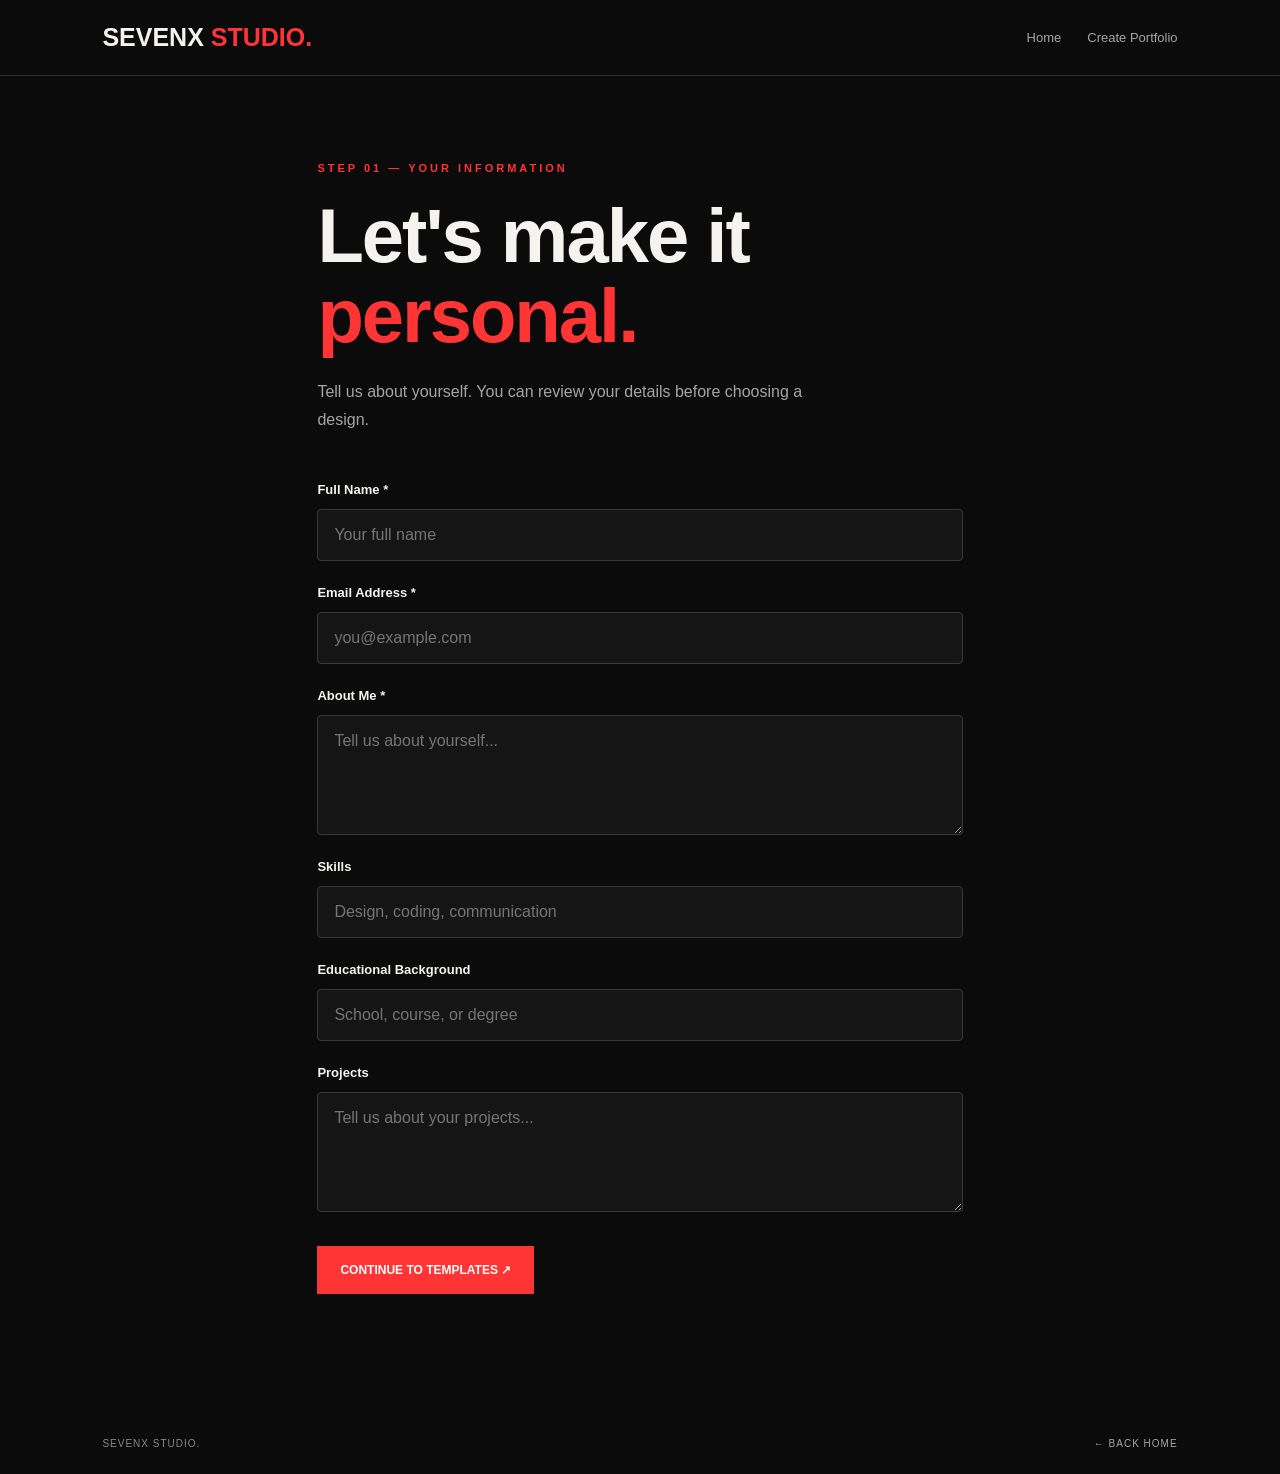
<file: create.html>
<!DOCTYPE html>
<html lang="en">
<head>
  <meta charset="UTF-8">
  <meta name="viewport" content="width=device-width, initial-scale=1.0">
  <title>Create Portfolio — SEVENX STUDIO</title>
  <link rel="stylesheet" href="style.css">
</head>
<body>
  <header class="navbar">
    <a class="logo" href="index.html">SEVENX <span>STUDIO.</span></a>
    <nav>
      <a href="index.html">Home</a>
      <a href="create.html">Create Portfolio</a>
    </nav>
  </header>

  <main class="create-page">
    <p class="eyebrow">STEP 01 — YOUR INFORMATION</p>
    <h1>Let's make it<br><span>personal.</span></h1>
    <p class="intro">Tell us about yourself. You can review your details before choosing a design.</p>

    <form id="portfolioForm" class="portfolio-form">
      <label for="fullName">Full Name *</label>
      <input id="fullName" name="fullName" placeholder="Your full name" required>

      <label for="email">Email Address *</label>
      <input id="email" name="email" type="email" placeholder="you@example.com" required>

      <label for="about">About Me *</label>
      <textarea id="about" name="about" placeholder="Tell us about yourself..." required></textarea>

      <label for="skills">Skills</label>
      <input id="skills" name="skills" placeholder="Design, coding, communication">

      <label for="education">Educational Background</label>
      <input id="education" name="education" placeholder="School, course, or degree">

      <label for="projects">Projects</label>
      <textarea id="projects" name="projects" placeholder="Tell us about your projects..."></textarea>

      <button type="submit">CONTINUE TO TEMPLATES ↗</button>
      <p id="formMessage" aria-live="polite"></p>
    </form>
  </main>

  <footer>
    <span>SEVENX STUDIO.</span>
    <a href="index.html">← BACK HOME</a>
  </footer>

  <script>
    document.getElementById("portfolioForm").addEventListener("submit", function(event) {
      event.preventDefault();

      const data = Object.fromEntries(new FormData(this).entries());
      localStorage.setItem("sevenxPortfolio", JSON.stringify(data));

      window.location.href = "templates.html";
    });
  </script>
</body>
</html>
</file>
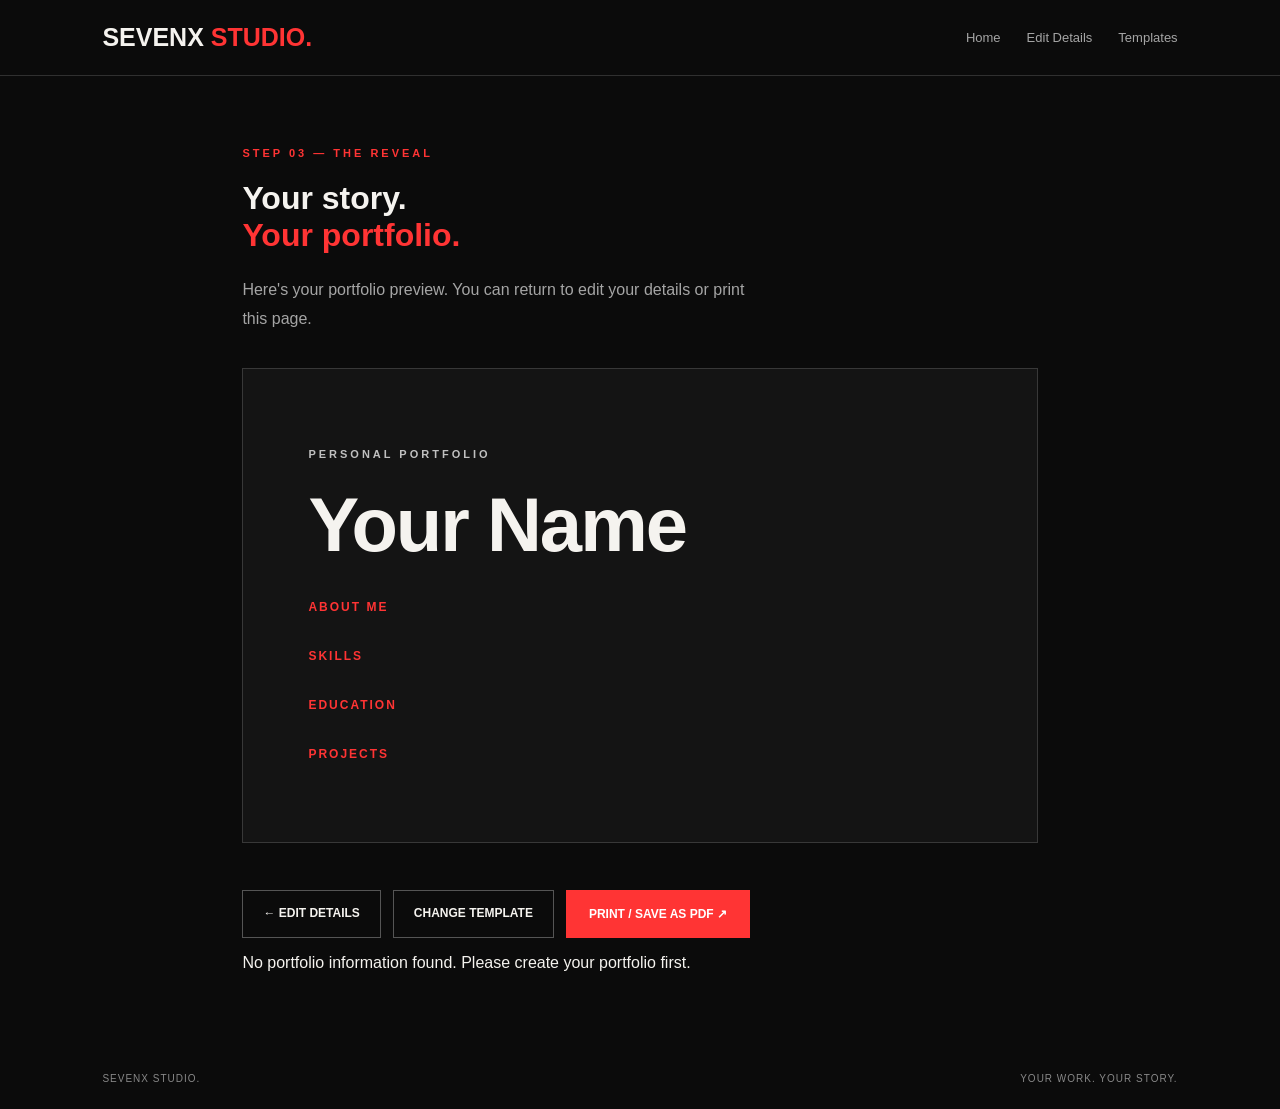
<file: preview.html>
<!DOCTYPE html>
<html lang="en">
<head>
  <meta charset="UTF-8">
  <meta name="viewport" content="width=device-width, initial-scale=1.0">
  <title>Portfolio Preview — SEVENX STUDIO</title>
  <link rel="stylesheet" href="style.css">

  <style>
    .preview-page {
      max-width: 1000px;
      margin: auto;
      padding: 60px 8%;
    }

    .portfolio-output {
      margin-top: 35px;
      padding: clamp(25px, 6vw, 65px);
      background: #141414;
      border: 1px solid #383838;
      overflow-wrap: anywhere;
    }

    .portfolio-output h1 {
      font-size: clamp(38px, 7vw, 76px);
      line-height: 1.05;
      letter-spacing: -2px;
      margin: 20px 0;
    }

    .portfolio-output h2 {
      color: #ff3434;
      font-size: 12px;
      letter-spacing: 2px;
      margin-top: 35px;
    }

    .portfolio-output p {
      color: #c0c0c0;
      line-height: 1.8;
      white-space: pre-wrap;
    }

    .portfolio-output[data-template="simple"] {
      background: #111;
      border-color: #777;
      border-radius: 0;
    }

    .portfolio-output[data-template="modern"] {
      background: linear-gradient(135deg, #251010, #101010 65%);
      border-color: #ff3434;
      border-radius: 16px;
    }

    .portfolio-output[data-template="creative"] {
      background: #190909;
      border: 2px dashed #ff3434;
      border-radius: 0 40px 0 40px;
    }

    .preview-actions {
      display: flex;
      flex-wrap: wrap;
      gap: 12px;
      margin-top: 25px;
    }

    .secondary-btn {
      display: inline-block;
      padding: 15px 20px;
      margin-top: 22px;
      border: 1px solid #555;
      color: #f5f3ef;
      text-decoration: none;
      font-size: 12px;
      font-weight: bold;
    }

    .secondary-btn:hover {
      border-color: #ff3434;
      color: #ff3434;
    }

    @media print {
      .navbar, footer, .eyebrow, .intro,
      .preview-actions, .preview-actions * {
        display: none !important;
      }

      body, .portfolio-output {
        color: #111;
        background: white !important;
        border-color: #ddd !important;
      }

      .portfolio-output p { color: #333; }
      .portfolio-output h2 { color: #b00000; }
    }
  </style>
</head>
<body>
  <header class="navbar">
    <a class="logo" href="index.html">SEVENX <span>STUDIO.</span></a>
    <nav>
      <a href="index.html">Home</a>
      <a href="create.html">Edit Details</a>
      <a href="templates.html">Templates</a>
    </nav>
  </header>

  <main class="preview-page">
    <p class="eyebrow">STEP 03 — THE REVEAL</p>
    <h1>Your story.<br><span style="color:#ff3434">Your portfolio.</span></h1>
    <p class="intro">Here's your portfolio preview. You can return to edit your details or print this page.</p>

    <article class="portfolio-output" id="portfolioOutput">
      <p class="eyebrow">PERSONAL PORTFOLIO</p>
      <h1 id="outputName">Your Name</h1>
      <p id="outputEmail"></p>

      <h2>ABOUT ME</h2>
      <p id="outputAbout"></p>

      <h2>SKILLS</h2>
      <p id="outputSkills"></p>

      <h2>EDUCATION</h2>
      <p id="outputEducation"></p>

      <h2>PROJECTS</h2>
      <p id="outputProjects"></p>
    </article>

    <div class="preview-actions">
      <a class="secondary-btn" href="create.html">← EDIT DETAILS</a>
      <a class="secondary-btn" href="templates.html">CHANGE TEMPLATE</a>
      <button id="printButton" type="button">PRINT / SAVE AS PDF ↗</button>
    </div>

    <p id="previewMessage" aria-live="polite"></p>
  </main>

  <footer>
    <span>SEVENX STUDIO.</span>
    <span>YOUR WORK. YOUR STORY.</span>
  </footer>

  <script>
    const savedPortfolio = JSON.parse(
      localStorage.getItem("sevenxPortfolio") || "null"
    );

    if (savedPortfolio && savedPortfolio.fullName) {
      document.getElementById("outputName").textContent =
        savedPortfolio.fullName;
      document.getElementById("outputEmail").textContent =
        savedPortfolio.email || "";
      document.getElementById("outputAbout").textContent =
        savedPortfolio.about || "";
      document.getElementById("outputSkills").textContent =
        savedPortfolio.skills || "Not provided";
      document.getElementById("outputEducation").textContent =
        savedPortfolio.education || "Not provided";
      document.getElementById("outputProjects").textContent =
        savedPortfolio.projects || "Not provided";

      document.getElementById("portfolioOutput").dataset.template =
        savedPortfolio.template || "simple";
    } else {
      document.getElementById("previewMessage").textContent =
        "No portfolio information found. Please create your portfolio first.";
    }

    document.getElementById("printButton").addEventListener("click", () => {
      window.print();
    });
  </script>
</body>
</html>
</file>
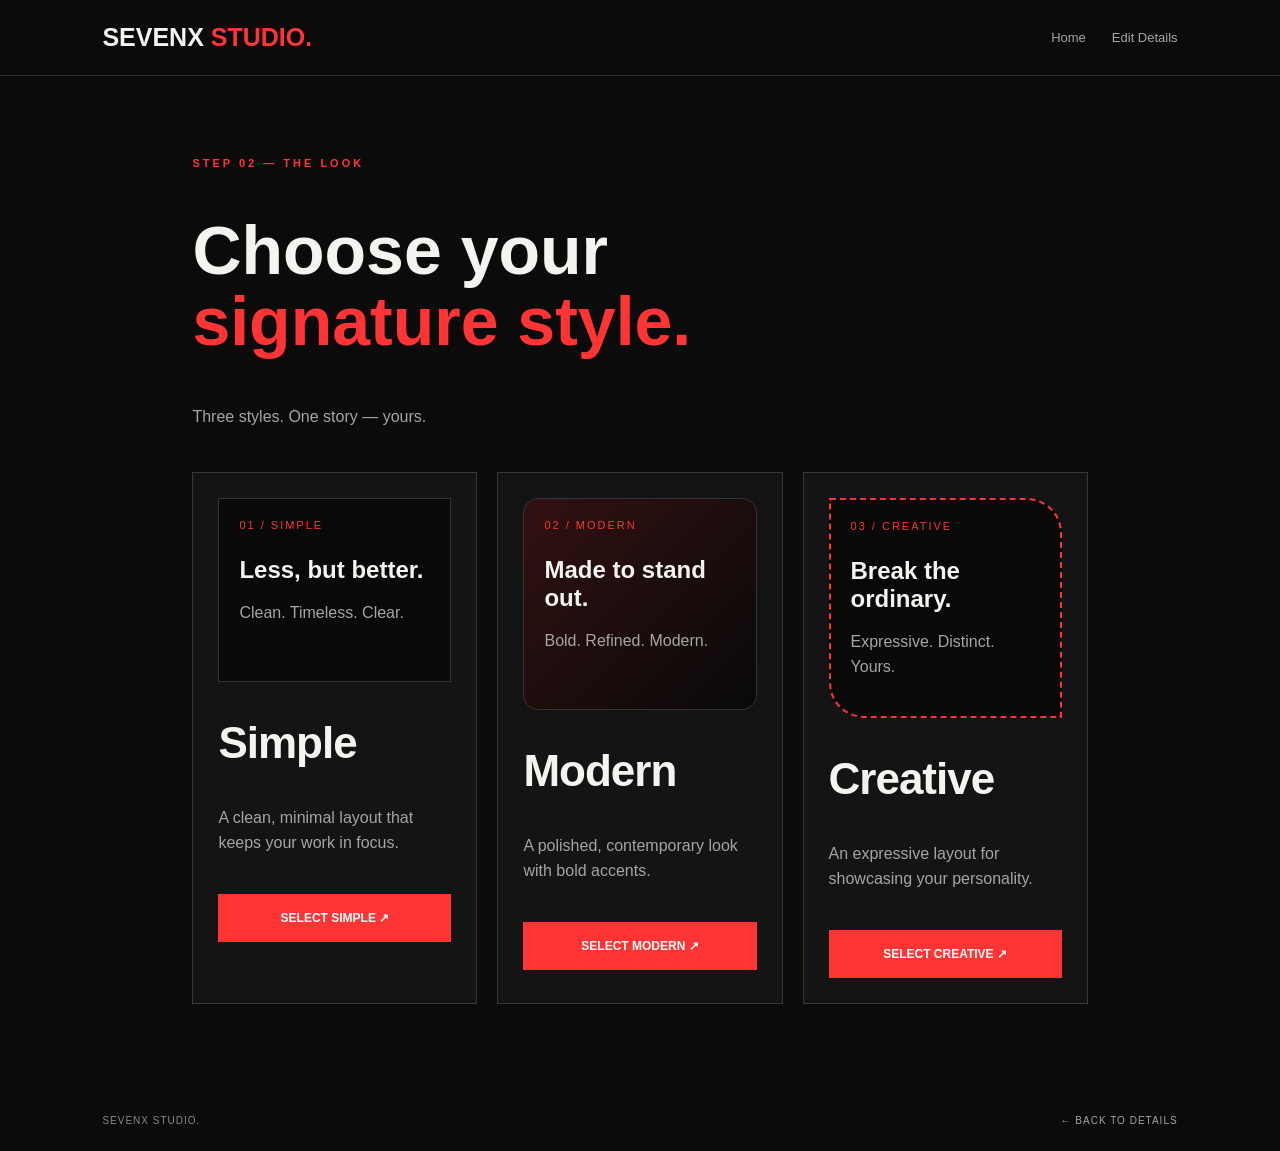
<file: templates.html>
<!DOCTYPE html>
<html lang="en">
<head>
  <meta charset="UTF-8">
  <meta name="viewport" content="width=device-width, initial-scale=1.0">
  <title>Choose Your Template — SEVENX STUDIO</title>
  <link rel="stylesheet" href="style.css">
  <style>
    .templates-page {
      max-width: 1100px;
      margin: auto;
      padding: 70px 8%;
    }

    .templates-page h1 {
      font-size: clamp(42px, 6vw, 68px);
      line-height: 1.05;
    }

    .templates-page h1 span { color: var(--red); }

    .template-grid {
      display: grid;
      grid-template-columns: repeat(3, minmax(0, 1fr));
      gap: 20px;
      margin-top: 40px;
    }

    .template-card {
      border: 1px solid #383838;
      background: #141414;
      padding: 25px;
      transition: transform .2s, border-color .2s;
    }

    .template-card:hover {
      transform: translateY(-5px);
      border-color: var(--red);
    }

    .template-art {
      min-height: 170px;
      padding: 20px;
      margin-bottom: 22px;
      background: #090909;
      border: 1px solid #333;
    }

    .template-art span {
      display: block;
      color: var(--red);
      font-size: 11px;
      letter-spacing: 2px;
    }

    .template-art strong {
      display: block;
      margin-top: 25px;
      font-size: 24px;
    }

    .modern-art {
      border-radius: 15px;
      background: linear-gradient(135deg, #321111, #090909);
    }

    .creative-art {
      border: 2px dashed var(--red);
      border-radius: 0 35px 0 35px;
    }

    .template-card p {
      color: var(--muted);
      line-height: 1.6;
      min-height: 45px;
    }

    .template-card button { width: 100%; }

    @media (max-width: 750px) {
      .template-grid { grid-template-columns: 1fr; }
    }
  </style>
</head>
<body>
  <header class="navbar">
    <a class="logo" href="index.html">SEVENX <span>STUDIO.</span></a>
    <nav>
      <a href="index.html">Home</a>
      <a href="create.html">Edit Details</a>
    </nav>
  </header>

  <main class="templates-page">
    <p class="eyebrow">STEP 02 — THE LOOK</p>
    <h1>Choose your<br><span>signature style.</span></h1>
    <p class="intro">Three styles. One story — yours.</p>

    <div class="template-grid">
      <article class="template-card">
        <div class="template-art">
          <span>01 / SIMPLE</span>
          <strong>Less, but better.</strong>
          <p>Clean. Timeless. Clear.</p>
        </div>
        <h2>Simple</h2>
        <p>A clean, minimal layout that keeps your work in focus.</p>
        <button type="button" data-template="simple">SELECT SIMPLE ↗</button>
      </article>

      <article class="template-card">
        <div class="template-art modern-art">
          <span>02 / MODERN</span>
          <strong>Made to stand out.</strong>
          <p>Bold. Refined. Modern.</p>
        </div>
        <h2>Modern</h2>
        <p>A polished, contemporary look with bold accents.</p>
        <button type="button" data-template="modern">SELECT MODERN ↗</button>
      </article>

      <article class="template-card">
        <div class="template-art creative-art">
          <span>03 / CREATIVE</span>
          <strong>Break the ordinary.</strong>
          <p>Expressive. Distinct. Yours.</p>
        </div>
        <h2>Creative</h2>
        <p>An expressive layout for showcasing your personality.</p>
        <button type="button" data-template="creative">SELECT CREATIVE ↗</button>
      </article>
    </div>
    <p id="templateMessage" aria-live="polite"></p>
  </main>

  <footer>
    <span>SEVENX STUDIO.</span>
    <a href="create.html">← BACK TO DETAILS</a>
  </footer>

  <script>
    document.querySelectorAll("[data-template]").forEach((button) => {
      button.addEventListener("click", () => {
        const data = JSON.parse(
          localStorage.getItem("sevenxPortfolio") || "{}"
        );

        if (!data.fullName || !data.email || !data.about) {
          document.getElementById("templateMessage").textContent =
            "Please complete your portfolio details first.";
          return;
        }

        data.template = button.dataset.template;
        localStorage.setItem("sevenxPortfolio", JSON.stringify(data));
        window.location.href = "preview.html";
      });
    });
  </script>
</body>
</html>
</file>
<file: style.css>
:root {
  --bg: #0b0b0b;
  --panel: #141414;
  --red: #ff3434;
  --white: #f5f3ef;
  --muted: #a5a5a5;
  --line: #303030;
}

* { box-sizing: border-box; }

html { scroll-behavior: smooth; }

body {
  margin: 0;
  background: var(--bg);
  color: var(--white);
  font-family: Arial, Helvetica, sans-serif;
}

.navbar {
  min-height: 76px;
  padding: 20px 8%;
  display: flex;
  justify-content: space-between;
  align-items: center;
  border-bottom: 1px solid var(--line);
}

.logo {
  color: var(--white);
  font-size: 25px;
  font-weight: 900;
  text-decoration: none;
}

.logo span, .hero h1 span { color: var(--red); }

nav { display: flex; gap: 26px; }

nav a {
  color: var(--muted);
  text-decoration: none;
  font-size: 13px;
}

nav a:hover { color: var(--red); }

.hero {
  min-height: 510px;
  padding: 100px 8% 80px;
  border-bottom: 1px solid var(--line);
}

.eyebrow {
  color: var(--red);
  font-size: 11px;
  font-weight: bold;
  letter-spacing: 3px;
}

.hero h1 {
  font-size: clamp(42px, 7vw, 82px);
  line-height: 1.03;
  letter-spacing: -3px;
  margin: 24px 0;
}

.intro, .create > p:not(.eyebrow) {
  color: var(--muted);
  max-width: 510px;
  line-height: 1.8;
}

.cta, button {
  display: inline-block;
  margin-top: 22px;
  padding: 16px 22px;
  background: var(--red);
  border: 1px solid var(--red);
  color: white;
  font-size: 12px;
  font-weight: bold;
  text-decoration: none;
  cursor: pointer;
}

.cta:hover, button:hover {
  background: transparent;
  color: var(--red);
}

.note {
  margin-top: 55px;
  color: #777;
  font-size: 10px;
  letter-spacing: 1px;
}

.features, .create { padding: 75px 8%; }

h2 {
  font-size: clamp(28px, 4vw, 44px);
  letter-spacing: -1px;
}

.feature-grid {
  display: grid;
  grid-template-columns: repeat(3, 1fr);
  gap: 18px;
  margin-top: 35px;
}

.feature-grid article {
  padding: 25px;
  border: 1px solid var(--line);
  background: var(--panel);
}

.feature-grid article > span {
  color: var(--red);
  font-size: 12px;
}

.feature-grid h3 { margin-top: 28px; }

.feature-grid p {
  color: var(--muted);
  font-size: 14px;
  line-height: 1.7;
}

.create {
  background: #111;
  border-top: 1px solid var(--line);
}

footer {
  display: flex;
  justify-content: space-between;
  gap: 12px;
  padding: 25px 8%;
  color: #888;
  font-size: 10px;
  letter-spacing: 1px;
}

@media (max-width: 650px) {
  .navbar { align-items: flex-start; gap: 18px; flex-direction: column; }
  nav { gap: 15px; flex-wrap: wrap; }
  .hero { padding-top: 70px; }
  .hero h1 { letter-spacing: -2px; }
  .feature-grid { grid-template-columns: 1fr; }
  footer { flex-direction: column; }

  
#create h2 span {
  color: var(--red);
}

.portfolio-form {
  max-width: 680px;
  margin-top: 32px;
  display: grid;
  gap: 12px;
}

.portfolio-form label {
  margin-top: 10px;
  font-size: 13px;
  font-weight: bold;
}

.portfolio-form input,
.portfolio-form textarea {
  width: 100%;
  padding: 15px;
  background: #090909;
  border: 1px solid #383838;
  border-radius: 4px;
  color: #f5f3ef;
  font: inherit;
}

.portfolio-form input:focus,
.portfolio-form textarea:focus {
  outline: 1px solid var(--red);
  border-color: var(--red);
}

.portfolio-form textarea {
  min-height: 110px;
  resize: vertical;
}

.preview {
  max-width: 760px;
  margin-top: 45px;
  padding: 30px;
  border: 1px solid var(--red);
  background: #0b0b0b;
  overflow-wrap: anywhere;
}

.preview h2 {
  margin-bottom: 8px;
}

.preview h3 {
  margin-top: 28px;
  color: var(--red);
  font-size: 12px;
  letter-spacing: 2px;
}

.preview p {
  line-height: 1.8;
  white-space: pre-wrap;
}

}


.template-picker {
  max-width: 760px;
  margin-top: 35px;
}

.template-grid {
  display: grid;
  grid-template-columns: repeat(3, minmax(0, 1fr));
  gap: 12px;
  margin-top: 18px;
}

.template-btn {
  margin-top: 0;
  padding: 17px 10px;
  background: #151515;
  border: 1px solid #383838;
  color: #f5f3ef;
  font-size: 11px;
  letter-spacing: 1px;
}

.template-btn.active {
  background: #301010;
  border-color: #ff3434;
  color: #ff5555;
}

.preview[data-template="simple"] {
  border-color: #777;
  background: #101010;
  border-radius: 0;
}

.preview[data-template="modern"] {
  border-color: #ff3434;
  background: linear-gradient(135deg, #1a1010, #090909);
  border-radius: 14px;
}

.preview[data-template="creative"] {
  border: 2px dashed #ff3434;
  background: #190909;
  border-radius: 0 35px 0 35px;
}

@media (max-width: 520px) {
  .template-grid {
    grid-template-columns: 1fr;
  }
}


.logo span,
.hero h1 span,
.create-page h1 span {
  color: var(--red);
}

.create-page {
  max-width: 850px;
  margin: 0 auto;
  padding: 75px 8%;
}

.create-page h1 {
  font-size: clamp(44px, 7vw, 76px);
  line-height: 1.05;
  letter-spacing: -2px;
  margin: 22px 0;
}

.portfolio-form {
  display: flex;
  flex-direction: column;
  gap: 12px;
  margin-top: 35px;
}

.portfolio-form label {
  margin-top: 12px;
  font-size: 13px;
  font-weight: bold;
}

.portfolio-form input,
.portfolio-form textarea {
  width: 100%;
  padding: 16px;
  background: #151515;
  border: 1px solid #383838;
  border-radius: 4px;
  color: #f5f3ef;
  font: inherit;
}

.portfolio-form input:focus,
.portfolio-form textarea:focus {
  outline: 1px solid var(--red);
  border-color: var(--red);
}

.portfolio-form textarea {
  min-height: 120px;
  resize: vertical;
}

.portfolio-form button {
  align-self: flex-start;
}

footer a {
  color: var(--muted);
  text-decoration: none;
}

@media (max-width: 650px) {
  .create-page {
    padding: 45px 6%;
  }

  .create-page h1 {
    letter-spacing: -1px;
  }

  .portfolio-form button {
    width: 100%;
  }
}
</file>
